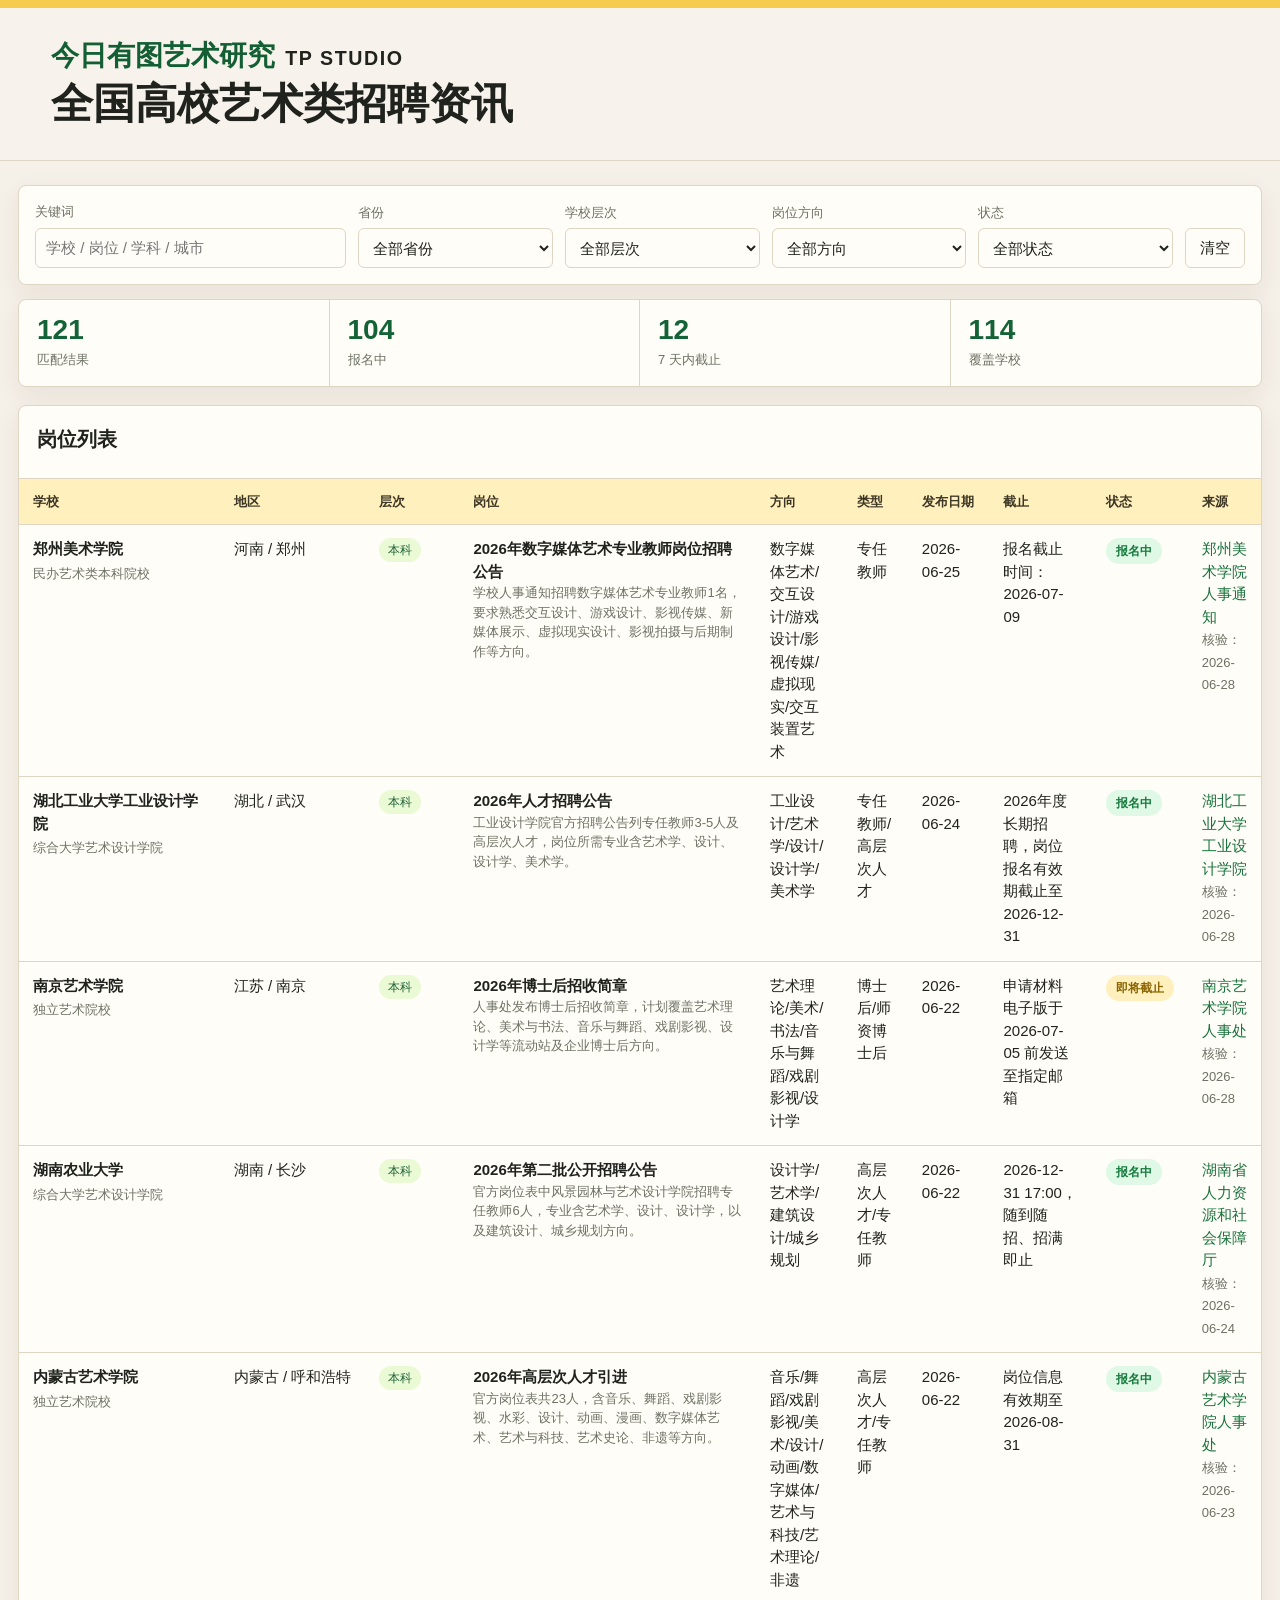
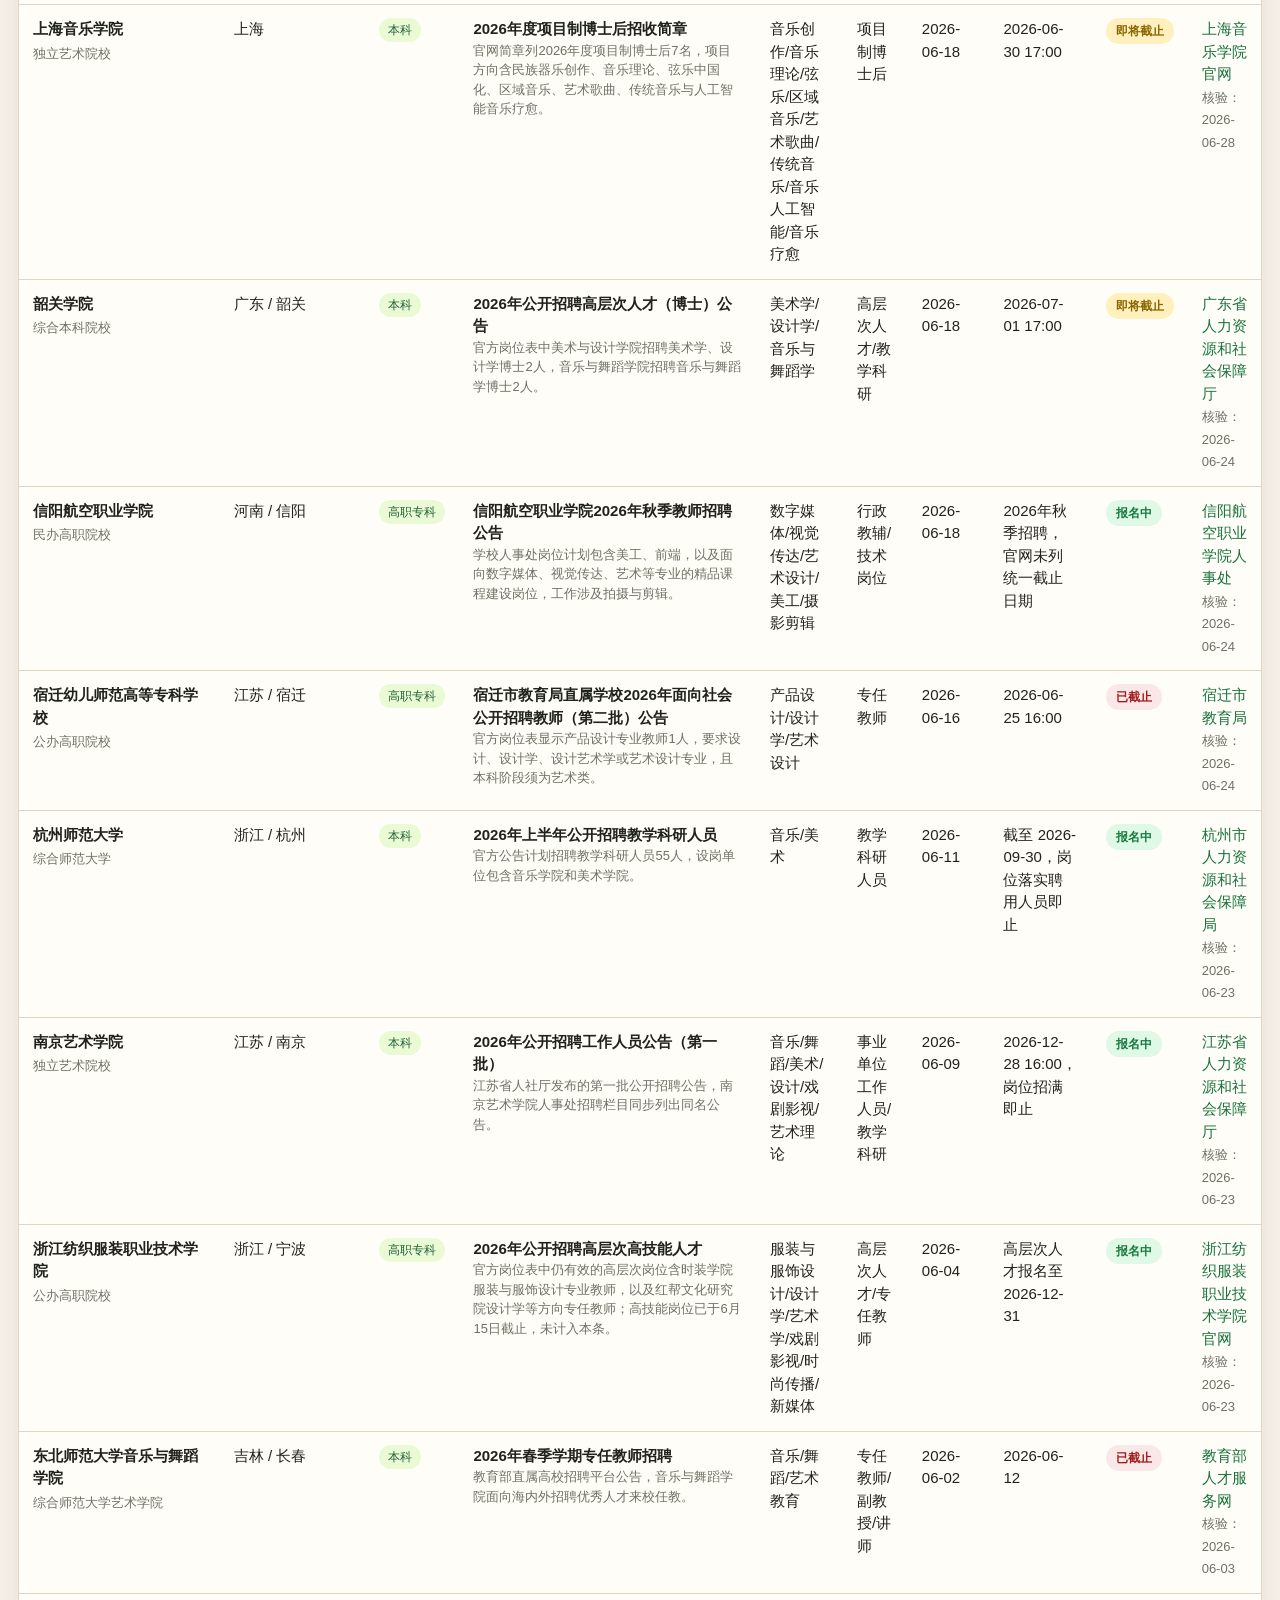
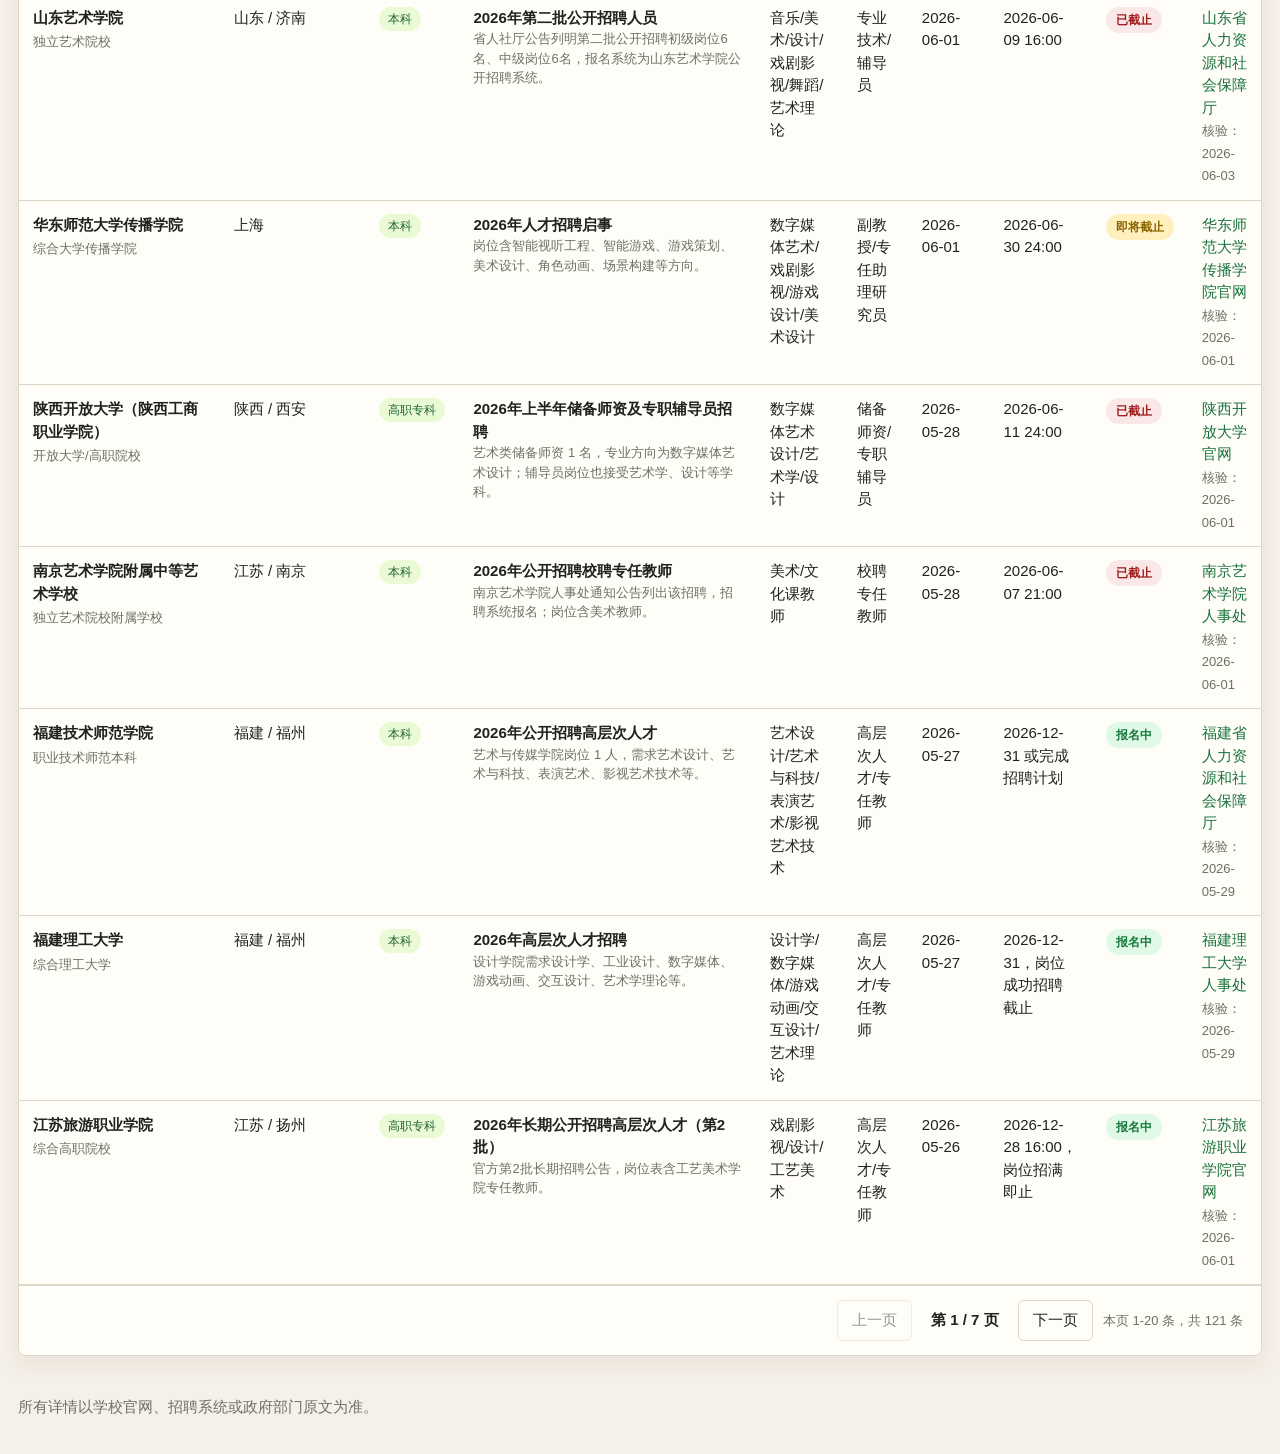
<file: index.html>
<!doctype html>
<html lang="zh-CN">
  <head>
    <meta charset="utf-8" />
    <meta name="viewport" content="width=device-width, initial-scale=1" />
    <title>今日有图艺术研究 TP STUDIO｜全国高校艺术类招聘资讯</title>
    <link rel="canonical" href="https://jinriyoutu.com/" />
    <meta property="og:url" content="https://jinriyoutu.com/" />
    <meta property="og:title" content="今日有图艺术研究 TP STUDIO｜全国高校艺术类招聘资讯" />
    <link rel="stylesheet" href="styles.css?v=20260603-1" />
  </head>
  <body>
    <header class="topbar">
      <div>
        <p class="eyebrow">
          <span>今日有图艺术研究</span>
          <span lang="en">TP STUDIO</span>
        </p>
        <h1>全国高校艺术类招聘资讯</h1>
      </div>
    </header>

    <main>
      <section class="toolbar" aria-label="检索和筛选">
        <label class="search-field">
          <span>关键词</span>
          <input id="keyword" type="search" placeholder="学校 / 岗位 / 学科 / 城市" autocomplete="off" />
        </label>

        <label>
          <span>省份</span>
          <select id="province"></select>
        </label>

        <label>
          <span>学校层次</span>
          <select id="level"></select>
        </label>

        <label>
          <span>岗位方向</span>
          <select id="discipline"></select>
        </label>

        <label>
          <span>状态</span>
          <select id="status"></select>
        </label>

        <button id="resetFilters" type="button">清空</button>
      </section>

      <section class="stats" aria-label="数据概览">
        <div>
          <strong id="shownCount">0</strong>
          <span>匹配结果</span>
        </div>
        <div>
          <strong id="activeCount">0</strong>
          <span>报名中</span>
        </div>
        <div>
          <strong id="urgentCount">0</strong>
          <span>7 天内截止</span>
        </div>
        <div>
          <strong id="schoolCount">0</strong>
          <span>覆盖学校</span>
        </div>
      </section>

      <section id="jobs" class="section">
        <div class="section-head">
          <div>
            <h2>岗位列表</h2>
          </div>
        </div>

        <div class="table-shell">
          <table>
            <thead>
              <tr>
                <th>学校</th>
                <th>地区</th>
                <th>层次</th>
                <th>岗位</th>
                <th>方向</th>
                <th>类型</th>
                <th>发布日期</th>
                <th>截止</th>
                <th>状态</th>
                <th>来源</th>
              </tr>
            </thead>
            <tbody id="jobRows"></tbody>
          </table>
          <p id="emptyJobs" class="empty" hidden>没有匹配的信息。</p>
        </div>
        <div id="pagination" class="pagination" aria-label="分页">
          <button id="prevPage" type="button">上一页</button>
          <span id="pageInfo">第 1 / 1 页</span>
          <button id="nextPage" type="button">下一页</button>
          <span id="pageRange">本页 0 条</span>
        </div>
      </section>

    </main>

    <footer>
      <p>所有详情以学校官网、招聘系统或政府部门原文为准。</p>
    </footer>

    <script src="data/jobs.js?v=20260603-1"></script>
    <script src="app.js?v=20260603-1"></script>
  </body>
</html>
</file>
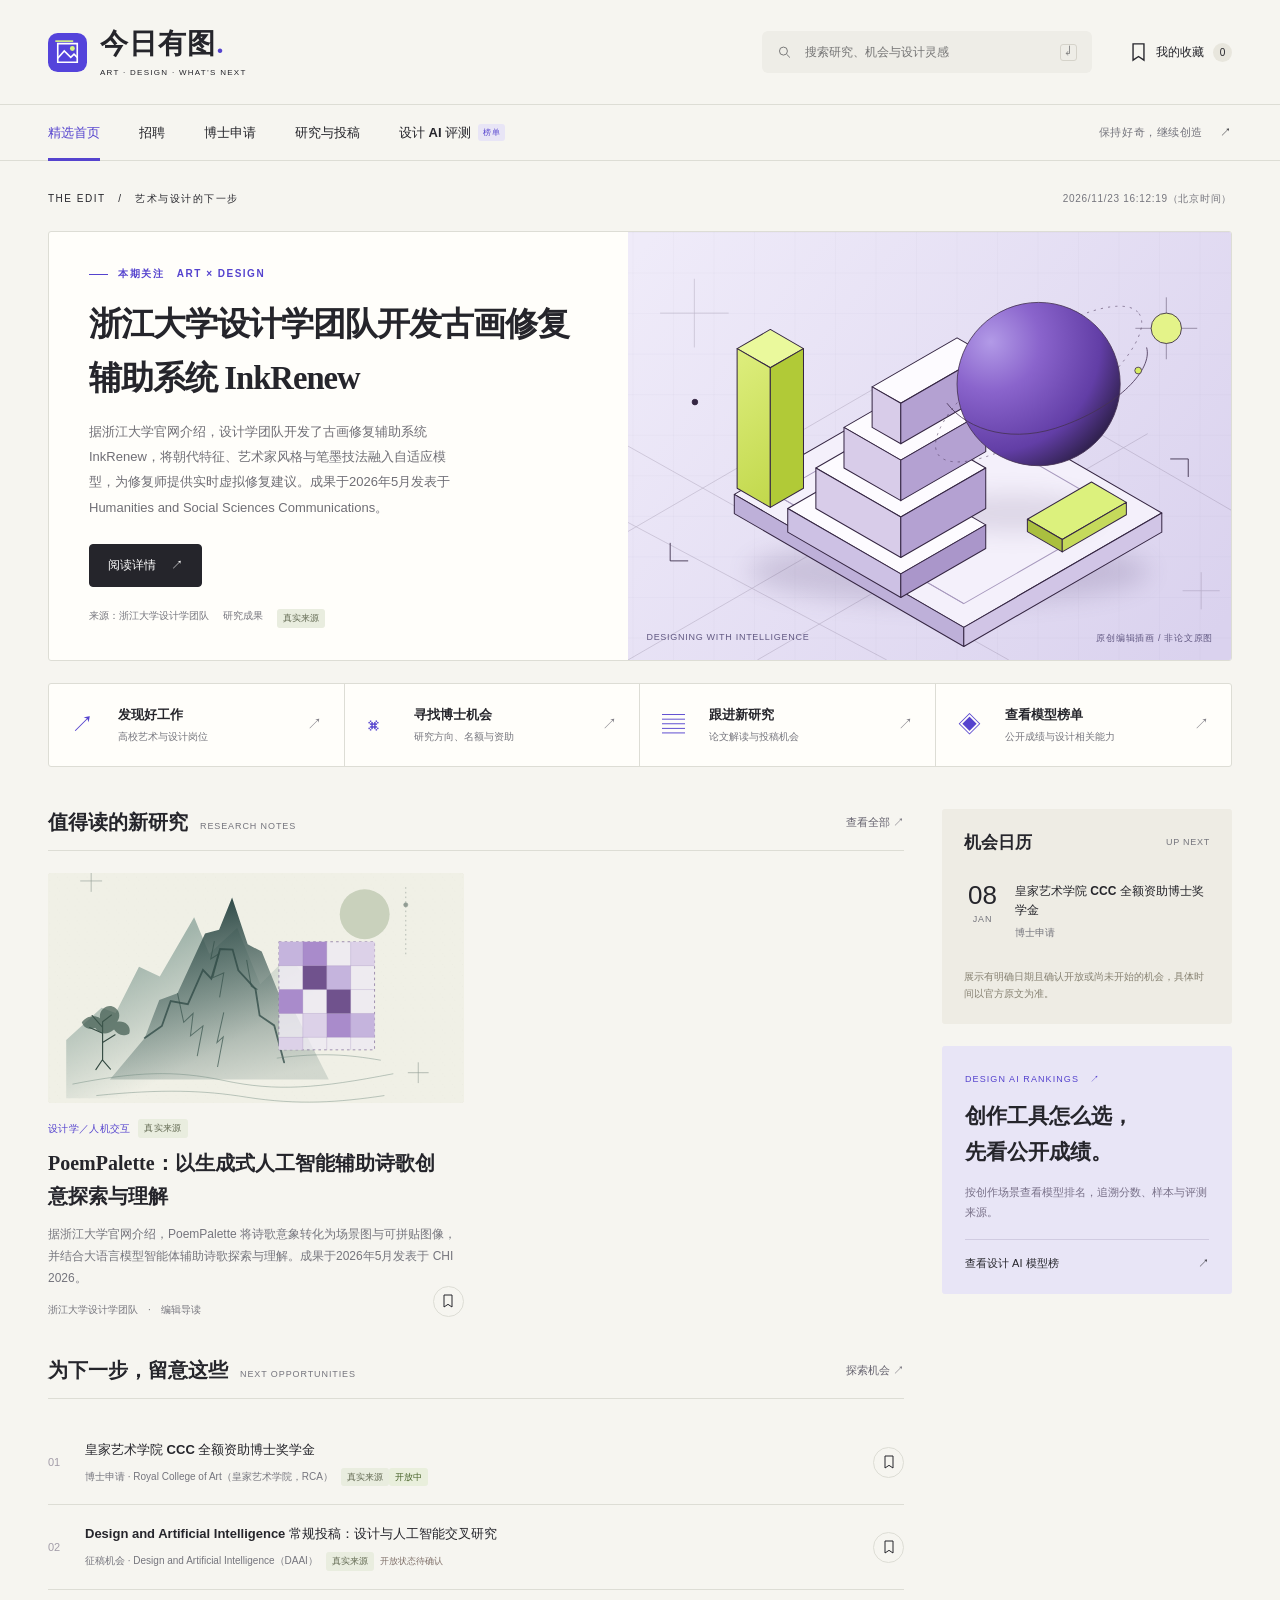
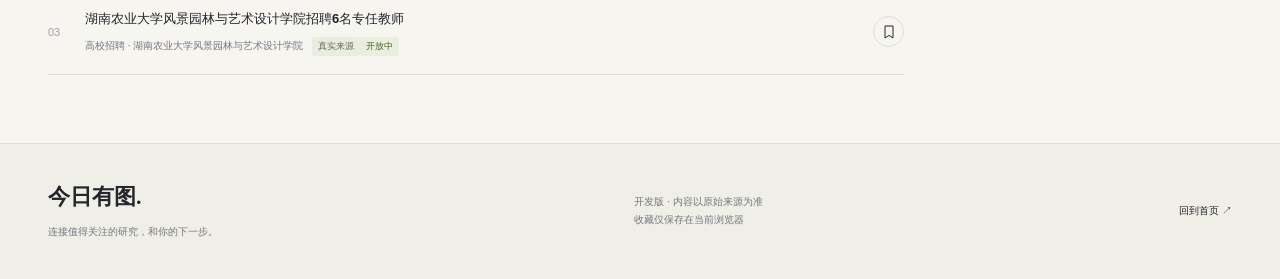
<file: public/index.html>
<!doctype html>
<html lang="zh-CN">
<head>
  <meta charset="UTF-8">
  <meta name="viewport" content="width=device-width, initial-scale=1">
  <meta name="theme-color" content="#f6f5f0">
  <meta name="description" content="今日有图：连接艺术与设计的研究、职业机会和 AI 实践。">
  <title>今日有图 — 艺术与设计的下一步</title>
  <link rel="icon" href="assets/mark.svg" type="image/svg+xml">
  <link rel="stylesheet" href="styles.css">
  <script src="data/jobs.js" defer></script>
  <script src="data.js" defer></script>
  <script src="data/leaderboards.js" defer></script>
  <script src="data/site-meta.js" defer></script>
  <script src="app.js" defer></script>
</head>
<body>
  <a class="skip-link" href="#main">跳到内容</a>
  <header class="site-header">
    <div class="masthead wrap">
      <a class="brand" href="#/home" aria-label="今日有图首页"><img src="assets/mark.svg" width="39" height="39" alt=""><span><strong>今日有图<span class="brand-period">.</span></strong><small>ART · DESIGN · WHAT’S NEXT</small></span></a>
      <form id="global-search" class="global-search" role="search"><svg width="18" height="18" viewBox="0 0 24 24" fill="none" stroke="currentColor" stroke-width="1.6" aria-hidden="true"><circle cx="10.5" cy="10.5" r="6.5"/><path d="m16 16 5 5"/></svg><input id="search-input" type="search" placeholder="搜索研究、机会与设计灵感" aria-label="全站搜索"><kbd>↵</kbd></form>
      <a href="#/saved" class="saved-link"><svg width="17" height="20" viewBox="0 0 18 22" fill="none" stroke="currentColor" stroke-width="1.5" aria-hidden="true"><path d="M3 2h12v18l-6-4-6 4z"/></svg><span>我的收藏</span><b id="saved-count">0</b></a>
    </div>
    <div class="nav-line"><div class="wrap nav-inner"><nav aria-label="主导航"><a data-route="home" href="#/home">精选首页</a><a data-route="jobs" href="#/jobs">招聘</a><a data-route="phd" href="#/phd">博士申请</a><a data-route="research" href="#/research">研究与投稿</a><a data-route="ai" href="#/ai">设计 AI 评测 <span class="nav-beta">榜单</span></a></nav><span class="nav-caption">保持好奇，继续创造 <span>↗</span></span></div></div>
  </header>
  <main id="main" class="wrap" tabindex="-1"></main>
  <footer class="site-footer"><div class="wrap footer-inner"><div><strong>今日有图.</strong><span>连接值得关注的研究，和你的下一步。</span></div><p>开发版 · 内容以原始来源为准<br>收藏仅保存在当前浏览器</p><a href="#/home">回到首页 ↗</a></div></footer>
  <dialog id="detail-dialog" aria-labelledby="detail-title"><button class="dialog-close" aria-label="关闭详情">×</button><div id="detail-content"></div></dialog>
  <div id="toast" role="status" aria-live="polite"></div>
</body>
</html>
</file>
<file: styles.css>
:root {
  color-scheme: light;
  --bg: #f5f0e8;
  --surface: #fffdf7;
  --surface-soft: #fff0bd;
  --text: #20231d;
  --muted: #6d7165;
  --line: #ded5c4;
  --link: #19723d;
  --accent-yellow: #f6cc4f;
  --accent-green: #75e68f;
  --good: #157a3c;
  --warn: #8a6500;
  --bad: #9f1c1c;
  --unknown: #62675b;
  --shadow: 0 8px 24px rgba(84, 68, 38, 0.08);
}

* {
  box-sizing: border-box;
}

html {
  scroll-behavior: smooth;
}

body {
  margin: 0;
  background: var(--bg);
  color: var(--text);
  font-family: -apple-system, BlinkMacSystemFont, "Segoe UI", "PingFang SC", "Microsoft YaHei", sans-serif;
  font-size: 15px;
  line-height: 1.5;
}

a {
  color: var(--link);
  text-decoration: none;
}

a:hover {
  text-decoration: underline;
}

button,
input,
select {
  font: inherit;
}

.topbar {
  display: flex;
  align-items: flex-end;
  justify-content: space-between;
  gap: 24px;
  padding: 32px clamp(18px, 4vw, 56px) 24px;
  background: #f7f2eb;
  border-top: 8px solid var(--accent-yellow);
  border-bottom: 1px solid var(--line);
}

.eyebrow {
  display: flex;
  align-items: baseline;
  flex-wrap: wrap;
  gap: 10px;
  margin: 0 0 8px;
  color: #135f33;
  font-size: clamp(20px, 2.4vw, 28px);
  font-weight: 800;
  line-height: 1.15;
}

.eyebrow [lang="en"] {
  color: #20231d;
  font-size: 0.7em;
  font-weight: 700;
  letter-spacing: 0.08em;
}

h1,
h2,
p {
  margin-top: 0;
}

h1 {
  margin-bottom: 8px;
  font-size: clamp(26px, 3.6vw, 42px);
  line-height: 1.14;
  letter-spacing: 0;
}

h2 {
  margin-bottom: 6px;
  font-size: 20px;
  letter-spacing: 0;
}

.subtitle,
.section-head p,
footer p {
  margin-bottom: 0;
  color: var(--muted);
}

.topnav {
  display: flex;
  gap: 10px;
  flex-wrap: wrap;
}

.topnav a,
button {
  min-height: 38px;
  border-radius: 6px;
  border: 1px solid var(--line);
  background: var(--surface);
  color: var(--text);
  padding: 8px 14px;
  cursor: pointer;
}

.topnav a {
  display: inline-flex;
  align-items: center;
}

button:hover,
.topnav a:hover {
  border-color: #7cbe72;
  background: #f4ffe8;
  text-decoration: none;
}

main {
  width: min(1440px, calc(100% - 36px));
  margin: 24px auto 40px;
}

.toolbar,
.stats,
.section {
  background: var(--surface);
  border: 1px solid var(--line);
  border-radius: 8px;
  box-shadow: var(--shadow);
}

.toolbar {
  display: grid;
  grid-template-columns: minmax(240px, 1.6fr) repeat(4, minmax(140px, 1fr)) auto;
  gap: 12px;
  align-items: end;
  padding: 16px;
}

label {
  display: grid;
  gap: 6px;
  min-width: 0;
}

label span {
  color: var(--muted);
  font-size: 13px;
}

input,
select {
  width: 100%;
  min-height: 40px;
  border: 1px solid var(--line);
  border-radius: 6px;
  background: var(--surface);
  color: var(--text);
  padding: 8px 10px;
}

input:focus,
select:focus,
button:focus-visible,
a:focus-visible {
  outline: 3px solid rgba(25, 114, 61, 0.18);
  outline-offset: 2px;
}

.stats {
  display: grid;
  grid-template-columns: repeat(4, 1fr);
  margin-top: 14px;
  overflow: hidden;
}

.stats div {
  padding: 16px 18px;
  border-right: 1px solid var(--line);
}

.stats div:last-child {
  border-right: 0;
}

.stats strong {
  display: block;
  color: #146337;
  font-size: 28px;
  line-height: 1;
}

.stats span {
  display: block;
  margin-top: 6px;
  color: var(--muted);
  font-size: 13px;
}

.section {
  margin-top: 18px;
  overflow: hidden;
}

.section-head {
  display: flex;
  align-items: center;
  justify-content: space-between;
  gap: 16px;
  padding: 18px;
  border-bottom: 1px solid var(--line);
}

.table-shell {
  overflow-x: auto;
}

table {
  width: 100%;
  border-collapse: collapse;
  min-width: 1180px;
}

th,
td {
  padding: 13px 14px;
  border-bottom: 1px solid var(--line);
  text-align: left;
  vertical-align: top;
}

th {
  position: sticky;
  top: 0;
  z-index: 1;
  background: var(--surface-soft);
  color: #3c3624;
  font-size: 13px;
  font-weight: 700;
  white-space: nowrap;
}

td {
  background: var(--surface);
}

tbody tr:hover td {
  background: #f8fff1;
}

.school {
  display: grid;
  gap: 3px;
  min-width: 168px;
}

.school strong {
  font-weight: 700;
}

.school span,
.note {
  color: var(--muted);
  font-size: 13px;
}

.region {
  display: inline-block;
  min-width: 58px;
  white-space: nowrap;
}

.job-title {
  min-width: 220px;
  font-weight: 700;
}

.tag {
  display: inline-flex;
  align-items: center;
  min-height: 24px;
  border-radius: 999px;
  padding: 3px 9px;
  background: #e9fad4;
  color: #1f6138;
  font-size: 12px;
  white-space: nowrap;
}

.status {
  display: inline-flex;
  align-items: center;
  min-height: 26px;
  border-radius: 999px;
  padding: 4px 10px;
  font-size: 12px;
  font-weight: 700;
  white-space: nowrap;
}

.status.active {
  background: #dff9e6;
  color: var(--good);
}

.status.urgent {
  background: #fff0bd;
  color: var(--warn);
}

.status.expired {
  background: #fae8e8;
  color: var(--bad);
}

.status.unknown {
  background: #efede5;
  color: var(--unknown);
}

.empty {
  padding: 22px;
  color: var(--muted);
}

.pagination {
  display: flex;
  align-items: center;
  justify-content: flex-end;
  gap: 10px;
  padding: 14px 18px;
  border-top: 1px solid var(--line);
  background: var(--surface);
}

.pagination button:disabled {
  cursor: not-allowed;
  opacity: 0.46;
}

#pageInfo {
  min-width: 86px;
  text-align: center;
  font-weight: 700;
}

#pageRange {
  color: var(--muted);
  font-size: 13px;
}

footer {
  width: min(1440px, calc(100% - 36px));
  margin: 0 auto 36px;
}

@media (max-width: 980px) {
  .topbar {
    align-items: flex-start;
    flex-direction: column;
  }

  .toolbar {
    grid-template-columns: repeat(2, minmax(0, 1fr));
  }

  .search-field {
    grid-column: 1 / -1;
  }

  .stats {
    grid-template-columns: repeat(2, minmax(0, 1fr));
  }
}

@media (max-width: 640px) {
  main,
  footer {
    width: min(100% - 24px, 1440px);
  }

  .topbar {
    padding: 24px 14px 18px;
  }

  .toolbar,
  .stats,
  .stats div {
    border-right: 0;
    border-bottom: 1px solid var(--line);
  }

  .stats div:last-child {
    border-bottom: 0;
  }

  .section-head {
    align-items: flex-start;
    flex-direction: column;
  }

  .pagination {
    align-items: stretch;
    justify-content: flex-start;
    flex-wrap: wrap;
  }

  .pagination button {
    flex: 1 1 120px;
  }

  #pageInfo,
  #pageRange {
    flex: 1 1 100%;
    min-width: 0;
    text-align: left;
  }

  .table-shell {
    overflow-x: visible;
  }

  table {
    min-width: 0;
  }

  thead {
    display: none;
  }

  tbody,
  tr,
  td {
    display: block;
    width: 100%;
  }

  tbody tr {
    padding: 12px 16px;
    border-bottom: 1px solid var(--line);
  }

  td {
    display: grid;
    grid-template-columns: 82px minmax(0, 1fr);
    gap: 12px;
    padding: 8px 0;
    border-bottom: 0;
  }

  td::before {
    content: attr(data-label);
    color: var(--muted);
    font-size: 13px;
    font-weight: 700;
  }

  tbody tr:hover td {
    background: var(--surface);
  }

  .school,
  .job-title {
    min-width: 0;
  }
}
</file>
<file: public/styles.css>
:root{--paper:#f6f5f0;--surface:#fffefa;--ink:#25252b;--muted:#75757d;--line:#ddddd5;--purple:#5543ce;--lavender:#e8e5f6;--lime:#d7ef95;--serif:'Noto Serif SC','Songti SC','STSong',serif;--sans:Inter,-apple-system,BlinkMacSystemFont,'PingFang SC','Microsoft YaHei',sans-serif}
*{box-sizing:border-box}body{margin:0;background:var(--paper);color:var(--ink);font-family:var(--sans);font-size:14px;-webkit-font-smoothing:antialiased}button,input,select{font:inherit}button,a,input,select{outline-offset:5px}button{cursor:pointer}a{color:inherit;text-decoration:none}button{color:inherit}svg,img{display:block}img{max-width:100%}button:focus-visible,a:focus-visible,input:focus-visible,select:focus-visible{outline:2px solid var(--purple)}button:disabled{opacity:.45;cursor:default}.wrap{width:min(1280px,calc(100% - 96px));margin-inline:auto}.site-header{background:var(--paper)}.masthead{height:104px;display:flex;align-items:center;gap:38px}.brand{display:flex;align-items:center;gap:13px;flex-shrink:0}.brand strong{display:block;font-family:var(--serif);font-size:28px;font-weight:700;letter-spacing:.04em;line-height:1.2}.brand-period{color:var(--purple)}.brand small{display:block;margin-top:8px;font-size:8px;letter-spacing:.16em}.global-search{margin-left:auto;width:330px;display:flex;align-items:center;gap:11px;background:#eeede7;padding:12px 15px;border-radius:6px;color:#777}.global-search input{width:100%;min-width:0;border:0;outline:0;background:transparent;font-size:12px}.global-search kbd{font-family:inherit;font-size:13px;border:1px solid #d5d3ca;border-radius:3px;padding:0 4px}.saved-link{display:flex;align-items:center;gap:9px;font-size:12px}.saved-link b{font-size:10px;font-weight:500;background:#e8e6dd;border-radius:50%;min-width:19px;line-height:19px;text-align:center}.nav-line{border-block:1px solid var(--line)}.nav-inner{display:flex;align-items:center;justify-content:space-between}.nav-inner nav{display:flex;align-items:center;gap:39px;height:55px;white-space:nowrap}.nav-inner nav>a{display:flex;align-items:center;gap:7px;height:100%;position:relative;font-size:13px;font-weight:550}.nav-inner nav>a.active{color:var(--purple)}.nav-inner nav>a.active:after{position:absolute;bottom:-1px;height:3px;content:'';background:var(--purple);left:0;right:0}.nav-beta{font-size:8px;letter-spacing:.06em;background:var(--lavender);color:var(--purple);padding:3px 5px;border-radius:3px}.nav-caption{font-size:11px;color:var(--muted);letter-spacing:.05em}.nav-caption span{margin-left:14px;color:var(--ink)}#main{min-height:65vh;padding-bottom:68px;outline:none}.edition-line{display:flex;justify-content:space-between;align-items:center;margin:31px 0 25px;font-size:10px;letter-spacing:.15em;color:var(--muted)}.edition-line b{color:var(--ink);font-weight:500}.edition-line .date{letter-spacing:.07em}.hero{display:grid;grid-template-columns:1fr 1.04fr;gap:0;border:1px solid var(--line);border-radius:3px;overflow:hidden;min-height:370px;background:var(--surface)}.hero-copy{padding:35px 40px 32px;display:flex;flex-direction:column;align-items:flex-start}.eyebrow{font-size:10px;letter-spacing:.15em;display:flex;align-items:center;gap:10px;color:var(--purple);font-weight:600}.eyebrow:before{content:'';width:19px;height:1px;background:currentColor}.hero h1{font-family:var(--serif);font-size:clamp(25px,2.55vw,38px);font-weight:600;line-height:1.65;letter-spacing:-.03em;margin:17px 0 13px}.hero p{font-size:13px;color:#6f6e75;line-height:1.95;max-width:370px;margin:0 0 24px}.hero-art{position:relative;min-height:350px;background:var(--lavender);overflow:hidden}.hero-art>img{width:100%;height:100%;object-fit:cover;position:absolute;inset:0;transition:transform .6s}.hero-art:hover>img{transform:scale(1.025)}.art-caption{position:absolute;bottom:15px;left:18px;right:18px;display:flex;justify-content:space-between;font-size:9px;color:#625983;letter-spacing:.08em}.button{display:inline-flex;align-items:center;justify-content:center;gap:15px;border:1px solid var(--ink);background:var(--ink);color:white;padding:12px 18px;border-radius:4px;font-size:12px;font-weight:550;transition:background .2s,transform .2s}.button:hover{background:#45424e;transform:translateY(-1px)}.button.secondary{background:transparent;color:var(--ink);border-color:var(--line)}.button.secondary:hover{background:#ebe9e1}.button.purple{background:var(--purple);border-color:var(--purple)}.hero-meta{display:flex;gap:14px;margin-top:auto;padding-top:22px;color:var(--muted);font-size:10px}.quick-links{display:grid;grid-template-columns:repeat(4,1fr);border:1px solid var(--line);border-radius:3px;margin:22px 0 42px;background:var(--surface)}.quick-link{padding:22px 22px;display:flex;align-items:center;gap:14px;border-right:1px solid var(--line);transition:background .2s}.quick-link:last-child{border:0}.quick-link:hover{background:#efedf8}.quick-icon{color:var(--purple);font-size:23px;font-weight:300;width:33px}.quick-link strong{display:block;font-size:13px;font-weight:600}.quick-link small{display:block;font-size:10px;color:var(--muted);margin-top:6px}.quick-link .arrow{margin-left:auto;color:#85838b;font-size:15px}.home-columns{display:grid;grid-template-columns:minmax(0,1fr) 290px;gap:38px}.section-title{display:flex;justify-content:space-between;align-items:center;gap:15px;margin-bottom:22px;padding-bottom:14px;border-bottom:1px solid var(--line)}.section-title h2{margin:0;font-size:20px;font-family:var(--serif);font-weight:600}.section-title .english{margin-left:12px;font-family:var(--sans);font-size:9px;color:var(--muted);font-weight:400;letter-spacing:.1em}.text-link{font-size:11px;color:#66636f}.text-link:hover{color:var(--purple)}.research-grid{display:grid;grid-template-columns:repeat(2,minmax(0,1fr));gap:25px}.article-card{min-width:0;position:relative}.article-image{display:block;aspect-ratio:1.8;background:#e8e5dc;overflow:hidden;margin-bottom:16px;border-radius:3px}.article-image img{height:100%;width:100%;object-fit:cover;transition:transform .4s}.article-image:hover img{transform:scale(1.03)}.article-label{display:flex;align-items:center;gap:8px;font-size:10px;color:var(--purple);margin-bottom:9px;letter-spacing:.03em}.article-card h3{font-family:var(--serif);font-weight:600;line-height:1.65;font-size:20px;margin:0 28px 10px 0}.article-card h3 a:hover{color:var(--purple)}.article-card p{font-size:12px;color:var(--muted);line-height:1.85;margin:0 0 13px}.article-meta{display:flex;align-items:center;gap:10px;flex-wrap:wrap;color:var(--muted);font-size:10px}.article-card .bookmark{position:absolute;right:0;bottom:0}.bookmark{border:1px solid var(--line);background:transparent;border-radius:50%;width:31px;height:31px;display:inline-flex;align-items:center;justify-content:center;padding:7px;flex-shrink:0}.bookmark:hover{background:var(--lavender)}.bookmark[aria-pressed=true]{background:var(--lavender);color:var(--purple);border-color:#c7bee9}.bookmark svg{width:12px;height:16px}.tag{display:inline-block;font-size:10px;line-height:1.3;border:1px solid var(--line);padding:5px 7px;border-radius:3px;color:#64616b}.badge{display:inline-block;font-size:9px;line-height:1.4;padding:3px 6px;border-radius:3px;white-space:nowrap}.badge.demo{color:#827449;background:#f1ebd9}.badge.source{color:#646b54;background:#e9eddf}.badge.archive{color:#77737e;background:#eeecef}.deadline-box{background:#eeece4;border-radius:3px;padding:22px}.rail-heading{display:flex;align-items:center;justify-content:space-between;gap:8px;margin-bottom:8px}.rail-heading h2{font-size:17px;font-family:var(--serif);font-weight:600;margin:0}.rail-heading .label{font-size:9px;letter-spacing:.08em;color:var(--muted)}.deadline-entry{display:flex;align-items:flex-start;gap:14px;padding:20px 0;border-bottom:1px solid #d9d7cc}.deadline-entry:last-of-type{border:0}.date-tile{flex-shrink:0;width:37px;text-align:center}.date-tile strong{font-size:26px;font-weight:500;line-height:1}.date-tile small{display:block;font-size:9px;margin-top:6px;color:var(--muted);letter-spacing:.1em}.deadline-entry h3{font-size:12px;line-height:1.6;font-weight:550;margin:0 0 6px}.deadline-entry p{font-size:10px;margin:0;color:var(--muted)}.rail-note{font-size:10px;line-height:1.7;color:#878272;margin:8px 0 0}.lab-promo{margin-top:22px;background:var(--lavender);padding:23px;border-radius:3px}.lab-promo .label{color:var(--purple);font-size:9px;letter-spacing:.12em}.lab-promo h3{font-family:var(--serif);line-height:1.7;font-size:21px;margin:13px 0}.lab-promo p{font-size:11px;color:#797189;line-height:1.8}.lab-promo a{display:flex;justify-content:space-between;padding-top:16px;margin-top:16px;border-top:1px solid #d0cbe1;font-size:11px}.latest-section{margin-top:40px}.compact-list{display:flex;flex-direction:column}.compact-row{display:flex;align-items:center;gap:15px;padding:18px 0;border-bottom:1px solid var(--line)}.compact-row .number{font-size:11px;min-width:22px;color:#a39da9;font-variant-numeric:tabular-nums}.compact-row h3{font-size:13px;font-weight:550;margin:0 0 7px;line-height:1.7}.compact-row p{font-size:10px;color:var(--muted);margin:0}.compact-row .bookmark{margin-left:auto}.page-heading{padding:38px 0 27px;display:flex;justify-content:space-between;gap:20px;align-items:flex-end}.kicker{font-size:9px;letter-spacing:.16em;color:var(--purple);text-transform:uppercase;margin-bottom:12px}.page-heading h1{font-family:var(--serif);font-size:34px;letter-spacing:.01em;margin:0 0 13px;font-weight:600}.page-heading p{font-size:12px;line-height:1.9;color:var(--muted);margin:0}.heading-stat{font-size:11px;color:var(--muted);text-align:right;white-space:nowrap}.heading-stat strong{font-size:34px;font-weight:400;display:block;color:var(--ink);margin-bottom:7px;font-variant-numeric:tabular-nums}.notice{padding:13px 16px;border:1px solid #ddd9c9;background:#f1eee3;font-size:11px;line-height:1.8;color:#7a725c;border-radius:3px;margin-bottom:23px;display:flex;gap:9px;align-items:flex-start}.notice .dot{width:5px;height:5px;border-radius:50%;background:#b3a56a;margin-top:7px;flex-shrink:0}.filter-bar{display:flex;align-items:center;gap:12px;flex-wrap:wrap;padding:18px;background:var(--surface);border:1px solid var(--line);border-radius:4px;margin-bottom:20px}.filter-bar input,.filter-bar select{padding:10px 13px;background:var(--paper);border:1px solid var(--line);border-radius:3px;font-size:12px;min-width:145px;height:39px}.filter-bar input{flex:1;min-width:210px}.reset-button{border:0;background:transparent;font-size:11px;color:var(--muted);padding:10px}.result-line{display:flex;justify-content:space-between;align-items:center;font-size:11px;color:var(--muted);margin:21px 0 15px}.result-line b{color:var(--ink)}.result-line select{border:0;background:transparent;font-size:11px;color:var(--muted)}.table-container{overflow-x:auto;border:1px solid var(--line);border-radius:3px;background:var(--surface)}table{width:100%;border-collapse:collapse;text-align:left;min-width:850px}th{padding:14px 19px;font-size:10px;font-weight:500;color:var(--muted);background:#eeede7;letter-spacing:.04em}td{padding:20px 19px;border-top:1px solid var(--line);font-size:11px;line-height:1.8}td:first-child{max-width:320px}td strong{font-size:13px;display:block;margin-bottom:4px}td small{color:var(--muted);font-size:10px;display:block}.table-title{background:none;border:none;text-align:left;padding:0;line-height:1.7;max-width:320px;font-size:11px;color:#6e6b78}.table-title:hover,td strong a:hover{color:var(--purple)}.job-state{font-size:10px;white-space:nowrap;color:#81716a}.job-state.future{color:#6c7153}.row-actions{display:flex;align-items:center;gap:13px}.pagination{display:flex;align-items:center;justify-content:space-between;margin-top:22px;font-size:11px;color:var(--muted)}.pagination>div{display:flex;gap:8px;align-items:center}.page-button{padding:8px 13px;border:1px solid var(--line);background:var(--surface);border-radius:3px;font-size:11px}.page-button.current{color:white;background:var(--ink);border-color:var(--ink)}.opportunity-grid{display:grid;grid-template-columns:repeat(2,minmax(0,1fr));gap:20px}.opportunity-card{border:1px solid var(--line);background:var(--surface);border-radius:4px;padding:27px;display:flex;flex-direction:column;min-width:0;transition:border-color .2s,box-shadow .2s}.opportunity-card:hover{border-color:#b6adce;box-shadow:0 5px 20px #30234e07}.card-top{display:flex;align-items:center;gap:8px;color:var(--muted);font-size:10px;margin-bottom:18px}.card-top .bookmark{margin-left:auto}.institution-icon{display:flex;align-items:center;justify-content:center;width:36px;height:36px;background:var(--lavender);color:var(--purple);font-family:var(--serif);font-size:18px;margin-right:4px;border-radius:3px}.opportunity-card h2{font-size:21px;font-family:var(--serif);font-weight:600;line-height:1.6;margin:0 0 12px}.opportunity-card p{font-size:12px;line-height:1.85;color:var(--muted);margin:0 0 19px}.card-facts{display:grid;grid-template-columns:1fr 1fr;gap:13px;padding:18px 0;border-top:1px solid var(--line);margin-top:auto}.card-facts dt{font-size:10px;color:var(--muted);margin-bottom:6px}.card-facts dd{font-size:12px;margin:0}.card-bottom{display:flex;align-items:center;gap:7px;margin-top:16px;flex-wrap:wrap}.card-bottom>a{margin-left:auto;font-size:11px;color:var(--purple);padding:6px 0}.tabs{display:flex;gap:30px;border-bottom:1px solid var(--line);margin-bottom:25px}.tabs a{padding:14px 0;font-size:13px;position:relative;color:var(--muted)}.tabs a.active{color:var(--purple);font-weight:600}.tabs a.active:after{content:'';position:absolute;height:2px;background:var(--purple);bottom:-1px;left:0;right:0}.tabs a span{font-size:10px;margin-left:8px;background:#e9e7e0;border-radius:10px;padding:2px 6px;font-weight:400}.research-full{grid-template-columns:repeat(3,minmax(0,1fr));gap:30px;margin-top:25px}.research-full .article-card{border-bottom:1px solid var(--line);padding-bottom:21px}.research-full .article-card .bookmark{bottom:17px}.research-full .article-card h3{font-size:19px}.research-full .article-image{aspect-ratio:1.5}.chip-row{display:flex;gap:8px;flex-wrap:wrap;margin-bottom:25px}.chip{font-size:11px;padding:9px 14px;border:1px solid var(--line);border-radius:25px;background:transparent}.chip.active{background:var(--ink);color:white;border-color:var(--ink)}.empty-state{border:1px dashed #d1cdc2;border-radius:4px;text-align:center;padding:65px 25px;margin:25px 0;color:var(--muted)}.empty-state .empty-icon{font-size:29px;color:var(--purple);margin-bottom:18px}.empty-state h2{font-family:var(--serif);color:var(--ink);font-size:22px}.empty-state p{font-size:12px;line-height:1.9}.empty-state .button{margin-top:15px}.site-footer{border-top:1px solid var(--line);background:#efeee7}.footer-inner{display:flex;justify-content:space-between;align-items:center;gap:25px;min-height:135px}.footer-inner strong{font-family:var(--serif);font-size:22px;display:block;margin-bottom:10px}.footer-inner span,.footer-inner p,.footer-inner a{font-size:10px;color:var(--muted);line-height:1.8}.footer-inner a{color:var(--ink)}dialog{width:min(760px,calc(100% - 30px));max-height:88vh;border:1px solid var(--line);border-radius:9px;padding:42px;background:var(--surface);color:var(--ink);box-shadow:0 20px 100px #15122725}dialog::backdrop{background:#28253066;backdrop-filter:blur(4px)}.dialog-close{position:absolute;right:17px;top:12px;border:0;background:transparent;font-size:29px;color:var(--muted);width:32px;height:32px}.detail-heading{display:flex;gap:9px;align-items:center;margin-bottom:18px;font-size:11px;color:var(--purple)}dialog h2{font-family:var(--serif);font-size:27px;line-height:1.6;margin:0 0 13px;font-weight:600}dialog .detail-summary{font-size:13px;line-height:1.9;color:var(--muted)}.detail-facts{display:grid;grid-template-columns:1fr 1fr;gap:20px;margin:24px 0;padding:23px;background:var(--paper);border-radius:4px}.detail-facts dt{font-size:10px;color:var(--muted);margin:0 0 7px}.detail-facts dd{font-size:12px;line-height:1.8;margin:0;overflow-wrap:anywhere}.detail-body{padding:4px 0}.detail-body p{font-size:13px;line-height:2;color:#5e5a65}.detail-actions{display:flex;gap:12px;flex-wrap:wrap;margin-top:24px}.detail-note{font-size:10px;color:var(--muted);line-height:1.8;margin-top:18px}.detail-actions .bookmark{width:auto;height:auto;border-radius:4px;padding:10px 15px;gap:8px;font-size:12px}#toast{position:fixed;bottom:28px;left:50%;transform:translate(-50%,15px);padding:13px 23px;background:#292630;color:#fff;border-radius:5px;font-size:12px;opacity:0;pointer-events:none;transition:.2s;z-index:9;max-width:90%;text-align:center}#toast.visible{opacity:1;transform:translate(-50%,0)}.skip-link{position:absolute;left:16px;top:-60px;padding:12px;background:var(--ink);color:white;z-index:20}.skip-link:focus{top:10px}
.plain-link{border:0;padding:0;background:none;color:inherit;font:inherit;text-align:left;cursor:pointer;line-height:inherit}.plain-link:hover{color:var(--purple)}.article-image.plain-link{width:100%;padding:0;background:#e8e5dc}.detail-link{margin-left:auto;font-size:11px;color:var(--purple);padding:6px 0}
@media(min-width:1500px){.hero h1{font-size:38px}.hero{min-height:400px}.hero-copy{padding:40px 45px}.hero p{font-size:14px}}
@media(max-width:1100px){.wrap{width:calc(100% - 60px)}.masthead{gap:20px}.nav-inner nav{gap:27px}.nav-caption{display:none}.hero-copy{padding:27px}.hero h1{font-size:28px}.home-columns{grid-template-columns:minmax(0,1fr) 255px;gap:25px}.quick-link{padding:19px 15px;gap:10px}.quick-icon{width:24px;font-size:20px}.research-grid{gap:20px}.article-card h3{font-size:18px}.global-search{width:280px}.research-full{grid-template-columns:repeat(2,minmax(0,1fr))}}
@media(max-width:800px){.wrap{width:calc(100% - 36px)}.masthead{height:88px;flex-wrap:wrap;gap:12px}.brand strong{font-size:24px}.brand small{font-size:7px}.brand img{width:32px;height:32px}.global-search{width:230px}.saved-link{margin-left:auto}.saved-link>span{display:none}.nav-inner nav{gap:27px;width:100%;overflow-x:auto;height:52px}.nav-inner nav>a{font-size:12px;flex-shrink:0}.hero{grid-template-columns:1fr 1fr;min-height:340px}.hero-copy{padding:24px}.hero h1{font-size:25px;line-height:1.7}.hero p{font-size:12px}.hero-art{min-height:340px}.hero-meta{font-size:9px;gap:8px}.quick-links{grid-template-columns:repeat(2,1fr);margin-bottom:30px}.quick-link:nth-child(2){border-right:0}.quick-link:nth-child(-n+2){border-bottom:1px solid var(--line)}.home-columns{grid-template-columns:1fr}.home-rail{display:grid;grid-template-columns:1fr 1fr;gap:20px}.lab-promo{margin:0}.opportunity-card{padding:22px}.opportunity-card h2{font-size:20px}.footer-inner{padding-block:28px}.filter-bar select{flex:1;min-width:120px}.page-heading h1{font-size:30px}.heading-stat strong{font-size:29px}}
@media(max-width:560px){.masthead{height:auto;padding-block:20px;gap:17px}.brand{order:0}.saved-link{order:1}.global-search{order:2;width:100%;margin:0}.nav-inner nav{gap:23px}.nav-beta{font-size:7px}.edition-line{font-size:8px;margin-top:24px;margin-bottom:18px;letter-spacing:.08em}.hero{display:flex;flex-direction:column-reverse}.hero-art{min-height:230px;max-height:230px}.hero-copy{padding:25px}.hero h1{font-size:28px;margin-top:14px}.hero p{max-width:100%;margin-bottom:18px}.hero-meta{padding-top:20px}.quick-link{padding:18px 12px;gap:7px}.quick-link strong{font-size:12px}.quick-link small{font-size:9px}.quick-icon{font-size:20px}.section-title h2{font-size:18px}.section-title .english{display:none}.research-grid{grid-template-columns:1fr;gap:27px}.article-image{aspect-ratio:1.85}.article-card h3{font-size:21px}.article-card p{font-size:12px}.home-rail{grid-template-columns:1fr}.page-heading{padding-top:28px;align-items:flex-start}.page-heading h1{font-size:28px}.heading-stat{font-size:9px}.heading-stat strong{font-size:27px}.notice{font-size:10px}.filter-bar{padding:13px;gap:9px}.filter-bar input{width:100%;min-width:100%;font-size:12px}.filter-bar select{font-size:11px;min-width:100px;padding:9px}.opportunity-grid{grid-template-columns:1fr}.opportunity-card{padding:23px}.tabs{gap:25px}.tabs a{font-size:12px}.research-full{grid-template-columns:1fr}.pagination{align-items:flex-start;gap:10px;flex-direction:column}.footer-inner{align-items:flex-start;flex-wrap:wrap}.footer-inner p{margin-left:auto}.footer-inner>a{display:none}dialog{padding:34px 23px;max-height:90vh}dialog h2{font-size:23px}.detail-facts{padding:17px;gap:15px}.detail-actions{gap:8px}.detail-actions .button{padding:10px 12px;font-size:11px}.compact-row h3{font-size:12px}.compact-row .number{min-width:16px}}
@media(prefers-reduced-motion:reduce){*{scroll-behavior:auto!important;transition:none!important}}

/* Public design-model leaderboards */
.leaderboard-page{min-width:0}.leaderboard-page .page-heading{padding-bottom:28px}.leaderboard-page .heading-stat{font-size:10px}.leaderboard-page .heading-stat strong{font-size:23px;letter-spacing:-.03em}.leaderboard-tabs{display:grid;grid-template-columns:repeat(3,minmax(0,1fr));gap:12px;margin:0 0 30px}.leaderboard-tab{display:grid;grid-template-columns:1fr auto;gap:9px 16px;padding:19px 22px;border:1px solid var(--line);border-radius:4px;background:var(--surface);transition:background .2s,border-color .2s}.leaderboard-tab small{grid-column:1 / -1;color:var(--muted);font-size:9px;letter-spacing:.12em}.leaderboard-tab strong{font-size:16px;font-weight:550;line-height:1.4}.leaderboard-tab>span{font-size:10px;color:var(--muted);align-self:center}.leaderboard-tab:hover{border-color:#bab1db}.leaderboard-tab.active{background:var(--lavender);border-color:#bfb4df;box-shadow:inset 0 3px var(--purple)}.leaderboard-tab.active strong,.leaderboard-tab.active small{color:var(--purple)}.leaderboard-grid{display:grid;grid-template-columns:minmax(0,1fr) 260px;gap:30px;align-items:start}.leaderboard-grid>*,.leaderboard-aside{min-width:0}.leaderboard-intro{position:relative;display:flex;flex-wrap:wrap;align-items:center;gap:10px 16px;padding-bottom:21px}.leaderboard-intro h2{font-family:var(--serif);font-size:25px;font-weight:600;line-height:1.5;margin:0}.leaderboard-intro p{flex-basis:100%;color:var(--muted);font-size:12px;line-height:1.9;margin:0;max-width:740px}.source-pill{display:inline-flex;align-items:center;gap:6px;background:#e9eddf;border-radius:3px;padding:5px 8px;color:#626a51;font-size:9px;white-space:nowrap}.source-pill:before{content:'';width:4px;height:4px;background:#879270;border-radius:50%}.leaderboard-toolbar,.leaderboard-toolbar.filter-bar{padding:13px;margin-bottom:17px;gap:10px}.leaderboard-toolbar .filter-bar{margin:0}.leaderboard-toolbar input{min-width:180px}.leaderboard-toolbar select{min-width:140px}.leaderboard-result{display:flex;align-items:center;justify-content:space-between;gap:14px;font-size:10px;color:var(--muted);line-height:1.7;margin:0 0 12px}.leaderboard-result b{color:var(--ink);font-weight:600}.leaderboard-scroll{width:100%;max-width:100%;overflow-x:auto;border:1px solid var(--line);border-radius:4px;background:var(--surface);scrollbar-color:#cac3df transparent;scrollbar-width:thin}.leaderboard-table{width:100%;min-width:700px;table-layout:auto}.leaderboard-table th{font-size:10px;white-space:nowrap;padding:13px 14px;background:#efeee8}.leaderboard-table td{padding:17px 14px;vertical-align:middle;font-size:11px;line-height:1.6}.leaderboard-table tbody tr:hover{background:#f3f0fa}.leaderboard-table .rank-cell{width:62px;text-align:center;padding-inline:10px;font-variant-numeric:tabular-nums}.rank-medal{display:inline-flex;align-items:center;justify-content:center;min-width:28px;height:28px;font-size:12px;color:#85818d;border-radius:4px}.rank-medal.top-rank{color:var(--purple);background:var(--lavender);font-weight:600}.leaderboard-table .model-cell{width:34%;min-width:190px;max-width:290px}.model-link{border:0;background:none;padding:0;color:var(--ink);font-family:var(--sans);font-size:13px;font-weight:550;line-height:1.6;text-align:left;overflow-wrap:anywhere;cursor:pointer}.model-link:hover{color:var(--purple)}.leaderboard-table .model-cell small{font-size:10px;line-height:1.6;color:var(--muted);margin-top:4px;overflow-wrap:anywhere}.leaderboard-table .score-cell{width:118px;min-width:100px;font-variant-numeric:tabular-nums}.score-cell strong{font-family:var(--sans);font-size:17px;line-height:1.2;font-weight:550;letter-spacing:-.02em;color:var(--purple);margin:0 0 8px}.score-bar{display:block;height:3px;background:#eae7f1;max-width:90px;border-radius:3px;overflow:hidden}.score-bar i{display:block;height:100%;background:#9a8bdd;border-radius:3px}.leaderboard-table .confidence-cell{font-variant-numeric:tabular-nums;color:#827c8b;white-space:nowrap;font-size:10px}.leaderboard-table .samples-cell{font-variant-numeric:tabular-nums;white-space:nowrap;color:#66616f}.leaderboard-table .source-cell{white-space:nowrap;font-size:10px}.source-cell a{color:var(--purple)}.source-cell a:hover{text-decoration:underline}.leaderboard-footnote{margin:13px 0 0;color:var(--muted);font-size:10px;line-height:1.9}.leaderboard-aside{display:flex;flex-direction:column;gap:18px}.source-card{padding:23px;border:1px solid #d6cee9;border-radius:4px;background:#eeebf7}.source-card .kicker{font-size:8px;margin-bottom:14px}.source-card h3{font-size:17px;line-height:1.6;margin:0 0 10px;font-weight:550;overflow-wrap:anywhere}.source-card p{font-size:11px;color:#756d83;line-height:1.9;margin:0 0 18px}.source-facts{margin:0 0 19px;padding-block:15px;border-block:1px solid #d7d0e6}.source-facts>div{margin-bottom:14px}.source-facts>div:last-child{margin-bottom:0}.source-facts dt{font-size:9px;color:#857c92;margin-bottom:5px}.source-facts dd{font-size:11px;line-height:1.7;margin:0;overflow-wrap:anywhere}.source-card>.text-link{display:block;font-size:11px;color:var(--purple);line-height:1.8}.source-card>.text-link:hover{text-decoration:underline}.reading-card{padding:22px;border:1px solid var(--line);border-radius:4px;background:var(--surface)}.reading-card h3{margin:0 0 14px;font-size:13px;font-weight:550}.reading-card ul{margin:0;padding-left:15px}.reading-card li{font-size:11px;line-height:1.85;color:var(--muted);padding-left:2px;margin-bottom:10px}.reading-card li:last-child{margin-bottom:0}.reading-card li::marker{color:#aaa0c6}.leaderboard-method{margin-top:29px;border-block:1px solid var(--line)}.leaderboard-method summary{padding:18px 0;font-size:12px;font-weight:500;line-height:1.8;cursor:pointer;color:#585160;outline-offset:5px}.leaderboard-method summary:focus-visible{outline:2px solid var(--purple)}.method-copy{padding:0 0 16px;max-width:900px}.method-copy p{font-size:11px;color:var(--muted);line-height:1.9;margin:0 0 11px}.method-copy a{color:var(--purple);text-decoration:underline;text-underline-offset:3px}.sr-only{position:absolute;width:1px;height:1px;padding:0;margin:-1px;overflow:hidden;clip:rect(0,0,0,0);white-space:nowrap;border:0}
@media(max-width:1100px){.leaderboard-grid{grid-template-columns:minmax(0,1fr) 235px;gap:22px}.leaderboard-tab{padding:17px}.source-card,.reading-card{padding:19px}}
@media(max-width:1000px){.leaderboard-grid{grid-template-columns:1fr;gap:25px}.leaderboard-aside{display:grid;grid-template-columns:repeat(2,minmax(0,1fr));gap:20px}.source-facts{display:grid;grid-template-columns:1fr 1fr;gap:15px}.source-facts>div{margin:0}.leaderboard-table{min-width:650px}.leaderboard-page .page-heading h1{font-size:30px}}
@media(max-width:560px){.leaderboard-page .page-heading{display:block;padding-bottom:23px}.leaderboard-page .page-heading h1{font-size:28px}.leaderboard-page .heading-stat{display:flex;align-items:center;gap:10px;flex-wrap:wrap;text-align:left;margin-top:15px;font-size:9px}.leaderboard-page .heading-stat strong{display:inline;font-size:14px;margin:0}.leaderboard-tabs{gap:7px;margin-bottom:24px}.leaderboard-tab{padding:14px 10px;grid-template-columns:1fr;gap:5px}.leaderboard-tab small{font-size:8px;letter-spacing:.06em;margin-bottom:3px}.leaderboard-tab strong{font-size:13px}.leaderboard-tab>span{font-size:9px}.leaderboard-intro{gap:9px 12px;padding-bottom:17px}.leaderboard-intro h2{font-size:22px}.leaderboard-intro p{font-size:11px}.source-pill{font-size:8px}.leaderboard-toolbar,.leaderboard-toolbar.filter-bar{padding:11px;gap:9px}.leaderboard-toolbar select{min-width:0;flex:1}.leaderboard-result{font-size:9px;gap:10px;align-items:flex-start}.leaderboard-result>span:last-child{text-align:right;max-width:60%}.leaderboard-table{min-width:0;table-layout:fixed}.leaderboard-table th{padding:12px 9px;font-size:9px}.leaderboard-table td{padding:15px 9px}.leaderboard-table .rank-cell{width:42px;padding-inline:5px}.rank-medal{min-width:25px;height:26px;font-size:11px}.leaderboard-table .model-cell{width:auto;min-width:0;max-width:none}.model-link{font-size:11px;line-height:1.7}.leaderboard-table .model-cell small{font-size:9px}.leaderboard-table .score-cell{width:73px;min-width:0}.score-cell strong{font-size:15px;margin-bottom:6px}.score-bar{max-width:51px}.leaderboard-table .confidence-cell,.leaderboard-table .samples-cell,.leaderboard-table .source-cell{display:none}.leaderboard-aside{grid-template-columns:1fr;gap:14px}.source-card,.reading-card{padding:20px}.source-facts{gap:17px}.leaderboard-footnote{font-size:9px}.leaderboard-method{margin-top:23px}.leaderboard-method summary{font-size:11px}.method-copy p{font-size:10px}}

/* Long collected titles keep their available width. */
.hero-copy{min-width:0}.hero-copy h1{overflow-wrap:anywhere}.hero-meta{flex-wrap:wrap}.research-grid>.empty-state{grid-column:1/-1}.job-state.open{color:#466128;background:#e9efdc}.job-state.not_started{color:#5543ce;background:#e8e5f6}.job-state.closed{color:#795350;background:#f0e4e1}

.date-zone{display:block;margin-top:5px;font-size:10px;line-height:1.65;color:var(--muted)}.article-label,.detail-heading{flex-wrap:wrap}.badge.job-state{font-size:9px}
</file>
